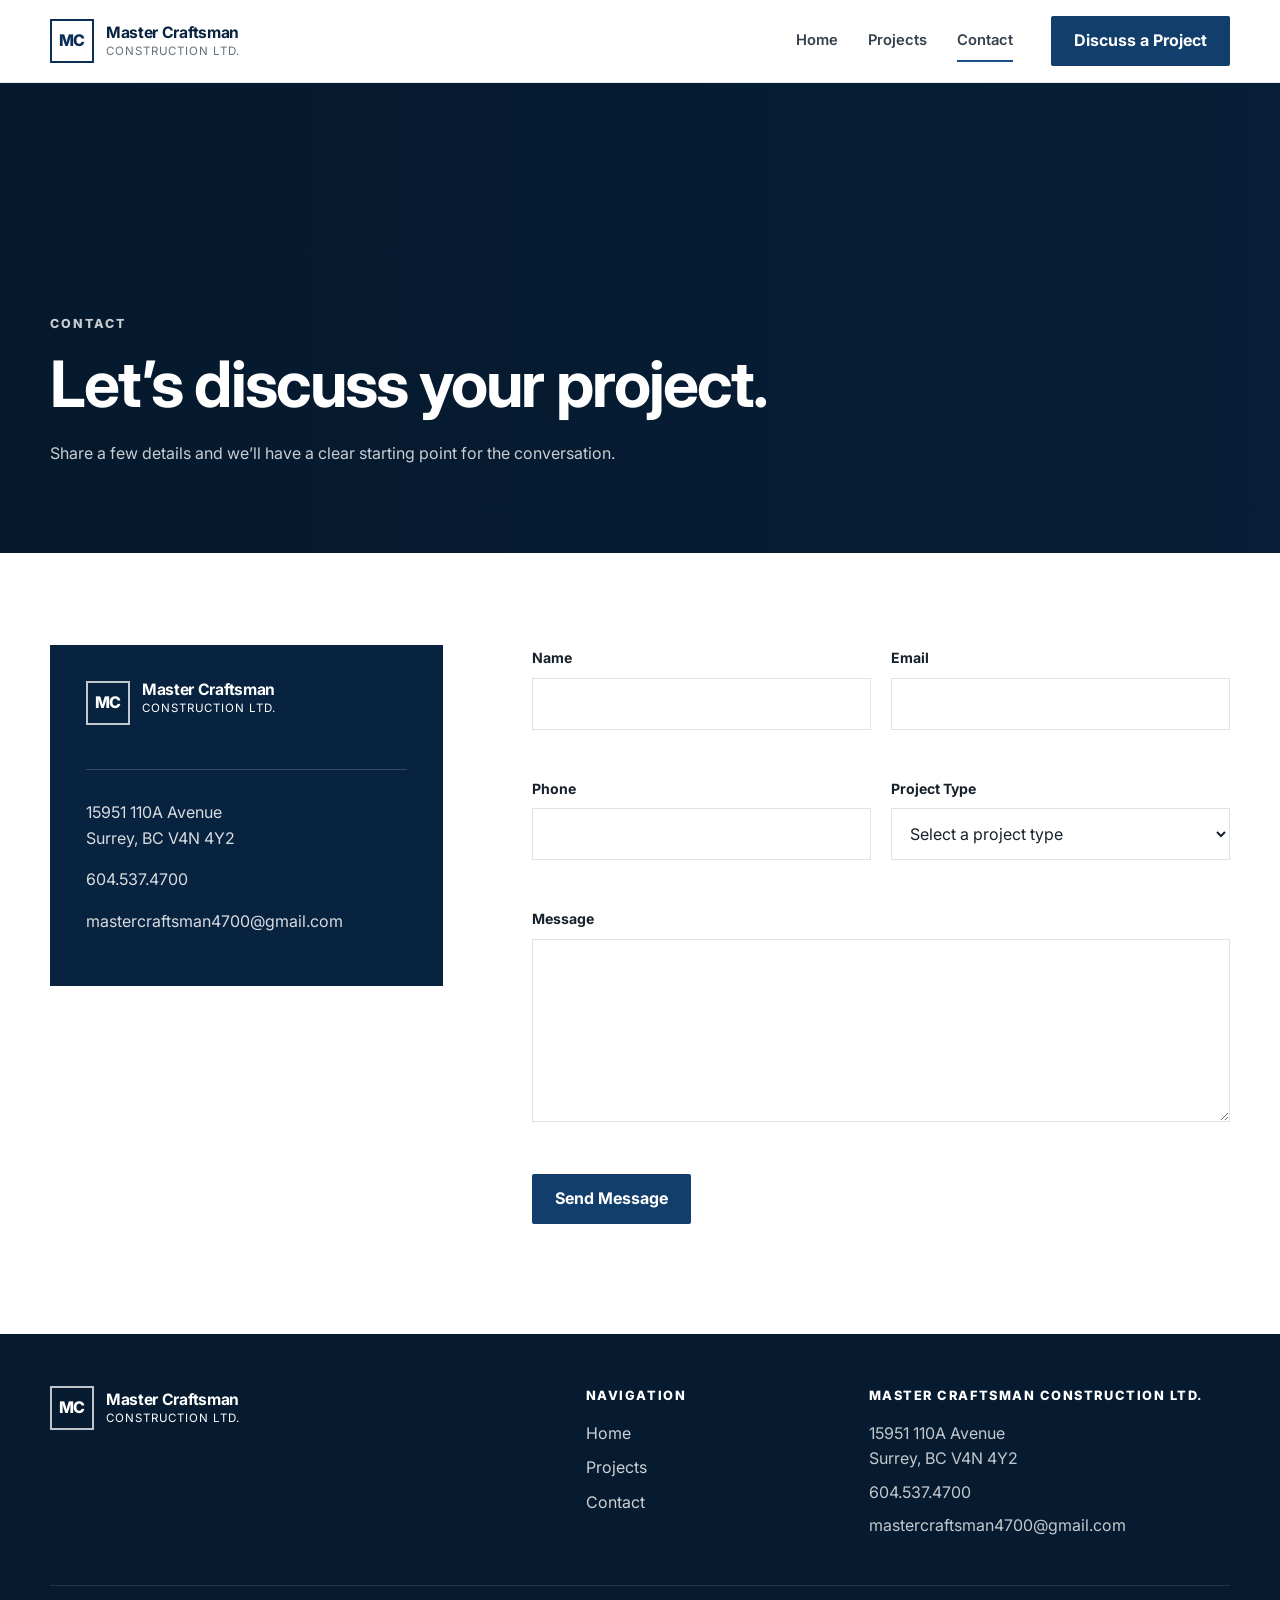
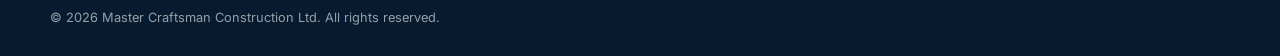
<file: contact.html>
<!DOCTYPE html>
<html lang="en">
<head>
  <meta charset="UTF-8" />
  <meta name="viewport" content="width=device-width, initial-scale=1.0" />
  <meta name="description" content="Contact Master Craftsman Construction Ltd. in Surrey, British Columbia." />
  <title>Contact | Master Craftsman Construction Ltd.</title>
  <link rel="preconnect" href="https://fonts.googleapis.com">
  <link rel="preconnect" href="https://fonts.gstatic.com" crossorigin>
  <link href="https://fonts.googleapis.com/css2?family=Inter:wght@400;500;600;700;800&display=swap" rel="stylesheet">
  <link rel="stylesheet" href="styles.css" />
</head>
<body data-page="contact">
  <div id="site-header"></div>

  <main>
    <section class="page-hero page-hero--contact">
      <div class="container reveal">
        <p class="eyebrow eyebrow--light">Contact</p>
        <h1>Let’s discuss your project.</h1>
        <p>Share a few details and we’ll have a clear starting point for the conversation.</p>
      </div>
    </section>

    <section class="section">
      <div class="container contact-layout">
        <aside class="contact-card reveal">
          <div class="brand brand--stacked">
            <span class="brand__mark" aria-hidden="true">MC</span>
            <span class="brand__text">
              <strong>Master Craftsman</strong>
              <small>Construction Ltd.</small>
            </span>
          </div>

          <div class="contact-card__details">
            <p>15951 110A Avenue<br>Surrey, BC V4N 4Y2</p>
            <p><a href="tel:+16045374700">604.537.4700</a></p>
            <p><a href="mailto:mastercraftsman4700@gmail.com">mastercraftsman4700@gmail.com</a></p>
          </div>
        </aside>

        <div class="contact-form-wrap reveal">
          <form id="contact-form" class="contact-form" novalidate>
            <div class="form-grid">
              <div class="field">
                <label for="name">Name</label>
                <input id="name" name="name" type="text" autocomplete="name" required />
                <small class="error"></small>
              </div>

              <div class="field">
                <label for="email">Email</label>
                <input id="email" name="email" type="email" autocomplete="email" required />
                <small class="error"></small>
              </div>

              <div class="field">
                <label for="phone">Phone</label>
                <input id="phone" name="phone" type="tel" autocomplete="tel" />
                <small class="error"></small>
              </div>

              <div class="field">
                <label for="projectType">Project Type</label>
                <select id="projectType" name="projectType" required>
                  <option value="">Select a project type</option>
                  <option>Residential</option>
                  <option>Multifamily</option>
                  <option>Commercial</option>
                  <option>Other</option>
                </select>
                <small class="error"></small>
              </div>

              <div class="field field--full">
                <label for="message">Message</label>
                <textarea id="message" name="message" rows="6" required></textarea>
                <small class="error"></small>
              </div>
            </div>

            <button class="btn btn--primary" type="submit">Send Message</button>
            <p id="form-status" class="form-status" role="status" aria-live="polite"></p>
          </form>
        </div>
      </div>
    </section>
  </main>

  <div id="site-footer"></div>
  <script src="main.js"></script>
</body>
</html>
</file>
<file: styles.css>
:root {
  --blue-950: #08233f;
  --blue-900: #0b2f56;
  --blue-800: #123e6b;
  --blue-700: #1c4f82;
  --blue-100: #eaf1f7;
  --blue-050: #f5f8fb;
  --white: #ffffff;
  --ink: #17212b;
  --muted: #63707c;
  --line: #dce4eb;
  --shadow: 0 18px 45px rgba(8, 35, 63, 0.12);
  --container: 1180px;
  --radius: 2px;
}

*,
*::before,
*::after { box-sizing: border-box; }

html { scroll-behavior: smooth; }

body {
  margin: 0;
  font-family: "Inter", Arial, sans-serif;
  color: var(--ink);
  background: var(--white);
  line-height: 1.6;
  -webkit-font-smoothing: antialiased;
}

body.modal-open { overflow: hidden; }

img { display: block; max-width: 100%; }

a { color: inherit; text-decoration: none; }

button,
input,
select,
textarea { font: inherit; }

button { cursor: pointer; }

.container {
  width: min(calc(100% - 40px), var(--container));
  margin-inline: auto;
}

.section { padding: 92px 0; }

.section--light { background: var(--blue-050); }

.section--blue {
  color: var(--white);
  background: var(--blue-950);
}

.eyebrow {
  margin: 0 0 14px;
  color: var(--blue-700);
  font-size: 0.78rem;
  font-weight: 800;
  letter-spacing: 0.16em;
  text-transform: uppercase;
}

.eyebrow--light { color: #b8d3ea; }

h1, h2, h3, p { margin-top: 0; }

h1, h2, h3 {
  line-height: 1.14;
  letter-spacing: -0.03em;
}

h1 { font-size: clamp(2.75rem, 6vw, 5.6rem); }

h2 { font-size: clamp(2rem, 4vw, 3.5rem); margin-bottom: 22px; }

h3 { font-size: 1.22rem; }

p { color: var(--muted); }

.section--blue p,
.page-hero p,
.cta-band p { color: rgba(255,255,255,.78); }

.site-header {
  position: sticky;
  top: 0;
  z-index: 1000;
  background: rgba(255,255,255,.96);
  border-bottom: 1px solid rgba(220,228,235,.75);
  backdrop-filter: blur(14px);
}

.site-header__inner {
  min-height: 82px;
  display: flex;
  align-items: center;
  justify-content: space-between;
  gap: 28px;
}

.brand {
  display: inline-flex;
  align-items: center;
  gap: 12px;
  min-width: 0;
}

.brand__mark {
  width: 44px;
  height: 44px;
  display: grid;
  place-items: center;
  flex: 0 0 auto;
  border: 2px solid var(--blue-900);
  color: var(--blue-900);
  font-weight: 800;
  letter-spacing: -0.06em;
}

.brand__text {
  display: flex;
  flex-direction: column;
  line-height: 1.1;
}

.brand__text strong {
  color: var(--blue-950);
  font-size: .98rem;
  letter-spacing: -0.02em;
}

.brand__text small {
  margin-top: 4px;
  color: var(--muted);
  font-size: .72rem;
  letter-spacing: .08em;
  text-transform: uppercase;
}

.nav {
  display: flex;
  align-items: center;
  gap: 30px;
}

.nav__link {
  position: relative;
  color: #34414d;
  font-size: .92rem;
  font-weight: 600;
}

.nav__link::after {
  content: "";
  position: absolute;
  left: 0;
  bottom: -9px;
  width: 100%;
  height: 2px;
  background: var(--blue-700);
  transform: scaleX(0);
  transform-origin: left;
  transition: transform .2s ease;
}

.nav__link:hover::after,
.nav__link.active::after { transform: scaleX(1); }

.header-cta { margin-left: 8px; }

.menu-toggle {
  display: none;
  width: 44px;
  height: 44px;
  border: 0;
  background: transparent;
  padding: 10px;
}

.menu-toggle span {
  display: block;
  width: 24px;
  height: 2px;
  margin: 5px auto;
  background: var(--blue-950);
  transition: .2s ease;
}

.btn {
  display: inline-flex;
  align-items: center;
  justify-content: center;
  min-height: 50px;
  padding: 0 22px;
  border: 1px solid transparent;
  border-radius: var(--radius);
  font-weight: 700;
  transition: transform .2s ease, background .2s ease, color .2s ease, border-color .2s ease;
}

.btn:hover { transform: translateY(-2px); }

.btn--primary {
  color: var(--white);
  background: var(--blue-800);
}

.btn--primary:hover { background: var(--blue-950); }

.btn--ghost {
  color: var(--white);
  border-color: rgba(255,255,255,.55);
  background: rgba(255,255,255,.05);
}

.btn--ghost:hover { background: rgba(255,255,255,.13); }

.btn--white {
  color: var(--blue-950);
  background: var(--white);
}

.hero {
  position: relative;
  min-height: calc(100vh - 82px);
  display: grid;
  align-items: end;
  overflow: hidden;
  background: var(--blue-950);
}

.hero__media {
  position: absolute;
  inset: 0;
  background:
    url("https://images.unsplash.com/photo-1486406146926-c627a92ad1ab?auto=format&fit=crop&w=2200&q=88")
    center 48% / cover no-repeat;
  transform: scale(1.02);
}

.hero__overlay {
  position: absolute;
  inset: 0;
  background:
    linear-gradient(90deg, rgba(5,24,43,.88) 0%, rgba(5,24,43,.66) 46%, rgba(5,24,43,.2) 100%),
    linear-gradient(0deg, rgba(5,24,43,.45), transparent 45%);
}

.hero__content {
  position: relative;
  z-index: 2;
  padding: 110px 0 95px;
  color: var(--white);
}

.hero h1 {
  max-width: 950px;
  margin-bottom: 24px;
}

.hero__text {
  max-width: 700px;
  margin-bottom: 32px;
  color: rgba(255,255,255,.82);
  font-size: 1.08rem;
}

.hero__actions {
  display: flex;
  flex-wrap: wrap;
  gap: 12px;
}

.split {
  display: grid;
  grid-template-columns: .9fr 1.1fr;
  gap: clamp(40px, 7vw, 100px);
  align-items: start;
}

.split--about p { font-size: 1.02rem; }

.section-heading {
  max-width: 720px;
  margin-bottom: 42px;
}

.section-heading--light { color: var(--white); }

.section-heading--row {
  max-width: none;
  display: flex;
  align-items: end;
  justify-content: space-between;
  gap: 24px;
}

.text-link {
  color: var(--blue-800);
  font-weight: 700;
  white-space: nowrap;
}

.text-link span {
  display: inline-block;
  transition: transform .2s ease;
}

.text-link:hover span { transform: translateX(4px); }

.feature-grid {
  display: grid;
  grid-template-columns: repeat(4, 1fr);
  border-top: 1px solid var(--line);
  border-left: 1px solid var(--line);
}

.feature-item {
  min-height: 230px;
  padding: 30px 28px;
  border-right: 1px solid var(--line);
  border-bottom: 1px solid var(--line);
}

.feature-number {
  display: inline-block;
  margin-bottom: 42px;
  color: var(--blue-700);
  font-size: .78rem;
  font-weight: 800;
  letter-spacing: .12em;
}

.feature-item p { margin-bottom: 0; font-size: .92rem; }

.service-grid {
  display: grid;
  grid-template-columns: repeat(4, 1fr);
  border-top: 1px solid rgba(255,255,255,.14);
  border-left: 1px solid rgba(255,255,255,.14);
}

.service-item {
  min-height: 175px;
  padding: 26px;
  border-right: 1px solid rgba(255,255,255,.14);
  border-bottom: 1px solid rgba(255,255,255,.14);
}

.service-item h3 {
  margin: 0;
  color: var(--white);
  font-size: 1.04rem;
}

.service-item span {
  display: block;
  margin-bottom: 34px;
  color: #93bde0;
  font-size: .74rem;
  font-weight: 800;
  letter-spacing: .12em;
}

.category-grid {
  display: grid;
  grid-template-columns: repeat(3, 1fr);
  gap: 20px;
}

.category-card {
  position: relative;
  min-height: 470px;
  overflow: hidden;
  background: var(--blue-950);
  color: var(--white);
}

.category-card__image {
  position: absolute;
  inset: 0;
  background-position: center;
  background-size: cover;
  transition: transform .5s ease;
}

.category-card::after {
  content: "";
  position: absolute;
  inset: 0;
  background: linear-gradient(0deg, rgba(5,24,43,.84) 0%, rgba(5,24,43,.12) 62%);
  transition: background .3s ease;
}

.category-card__content {
  position: absolute;
  inset: auto 0 0;
  z-index: 2;
  padding: 30px;
}

.category-card h3 {
  margin-bottom: 8px;
  font-size: 1.75rem;
}

.category-card p { margin-bottom: 14px; color: rgba(255,255,255,.78); }

.category-card__link {
  display: inline-flex;
  gap: 10px;
  align-items: center;
  font-size: .9rem;
  font-weight: 700;
}

.category-card:hover .category-card__image { transform: scale(1.055); }
.category-card:hover::after { background: linear-gradient(0deg, rgba(5,24,43,.9) 0%, rgba(5,24,43,.2) 70%); }
.category-card:hover .category-card__link span { transform: translateX(4px); }

.project-grid {
  display: grid;
  grid-template-columns: repeat(3, 1fr);
  gap: 28px 20px;
}

.project-grid--home { grid-template-columns: repeat(3, 1fr); }

.project-card {
  overflow: hidden;
  background: var(--white);
  border-bottom: 1px solid var(--line);
}

.project-card__image-wrap {
  position: relative;
  aspect-ratio: 4 / 3;
  overflow: hidden;
  background: #dfe7ee;
}

.project-card__image {
  width: 100%;
  height: 100%;
  object-fit: cover;
  transition: transform .45s ease;
}

.project-card__overlay {
  position: absolute;
  inset: 0;
  display: grid;
  place-items: center;
  color: var(--white);
  font-weight: 700;
  background: rgba(6,31,54,.58);
  opacity: 0;
  transition: opacity .25s ease;
}

.project-card__body { padding: 18px 0 22px; }

.project-card__category {
  margin-bottom: 7px;
  color: var(--blue-700);
  font-size: .73rem;
  font-weight: 800;
  letter-spacing: .12em;
  text-transform: uppercase;
}

.project-card h3 { margin-bottom: 7px; }
.project-card p { margin-bottom: 0; font-size: .9rem; }

.project-card[data-clickable="true"] { cursor: pointer; }

.project-card:hover .project-card__image { transform: scale(1.05); }
.project-card:hover .project-card__overlay { opacity: 1; }

.qualification-wrap {
  display: grid;
  grid-template-columns: 1fr 1.1fr;
  gap: clamp(45px, 8vw, 110px);
}

.qualification-list {
  border-top: 1px solid var(--line);
}

.qualification-item {
  display: grid;
  grid-template-columns: 40px 1fr;
  gap: 12px;
  padding: 18px 0;
  border-bottom: 1px solid var(--line);
}

.qualification-item span {
  color: var(--blue-700);
  font-weight: 800;
}

.qualification-item p {
  margin: 0;
  color: var(--ink);
  font-weight: 600;
}

.cta-band {
  padding: 72px 0;
  color: var(--white);
  background: var(--blue-800);
}

.cta-band__inner {
  display: flex;
  align-items: center;
  justify-content: space-between;
  gap: 36px;
}

.cta-band h2 { margin-bottom: 10px; }

.page-hero {
  min-height: 470px;
  display: flex;
  align-items: end;
  padding: 90px 0 70px;
  color: var(--white);
  background-color: var(--blue-950);
  background-position: center;
  background-size: cover;
  position: relative;
}

.page-hero::before {
  content: "";
  position: absolute;
  inset: 0;
  background: linear-gradient(90deg, rgba(5,24,43,.9), rgba(5,24,43,.45));
}

.page-hero > .container { position: relative; z-index: 1; }

.page-hero h1 {
  max-width: 880px;
  margin-bottom: 20px;
  font-size: clamp(2.6rem, 5vw, 4.8rem);
}

.page-hero p { max-width: 700px; }

.page-hero--projects {
  background-image: url("https://images.unsplash.com/photo-1541976590-713941681591?auto=format&fit=crop&w=2200&q=88");
}

.page-hero--contact {
  background-image: url("https://images.unsplash.com/photo-1503387762-592deb58ef4e?auto=format&fit=crop&w=2200&q=88");
}

.filters {
  display: flex;
  flex-wrap: wrap;
  gap: 10px;
  margin-bottom: 40px;
}

.filter-btn {
  min-height: 42px;
  padding: 0 18px;
  color: var(--blue-900);
  background: var(--white);
  border: 1px solid var(--line);
  font-weight: 700;
}

.filter-btn:hover,
.filter-btn.active {
  color: var(--white);
  background: var(--blue-800);
  border-color: var(--blue-800);
}

.contact-layout {
  display: grid;
  grid-template-columns: .72fr 1.28fr;
  gap: clamp(36px, 7vw, 90px);
  align-items: start;
}

.contact-card {
  padding: 36px;
  color: var(--white);
  background: var(--blue-950);
  position: sticky;
  top: 112px;
}

.brand--stacked {
  align-items: flex-start;
}

.contact-card .brand__mark {
  color: var(--white);
  border-color: rgba(255,255,255,.75);
}

.contact-card .brand__text strong,
.contact-card .brand__text small { color: var(--white); }

.contact-card__details {
  margin-top: 44px;
  padding-top: 30px;
  border-top: 1px solid rgba(255,255,255,.18);
}

.contact-card__details p,
.contact-card__details a { color: rgba(255,255,255,.84); }

.contact-form {
  padding-top: 2px;
}

.form-grid {
  display: grid;
  grid-template-columns: 1fr 1fr;
  gap: 24px 20px;
  margin-bottom: 28px;
}

.field {
  display: flex;
  flex-direction: column;
  gap: 8px;
}

.field--full { grid-column: 1 / -1; }

.field label {
  color: var(--ink);
  font-size: .88rem;
  font-weight: 700;
}

.field input,
.field select,
.field textarea {
  width: 100%;
  border: 1px solid var(--line);
  border-radius: 0;
  background: var(--white);
  color: var(--ink);
  outline: none;
  transition: border-color .2s ease, box-shadow .2s ease;
}

.field input,
.field select { height: 52px; padding: 0 14px; }

.field textarea { padding: 14px; resize: vertical; }

.field input:focus,
.field select:focus,
.field textarea:focus {
  border-color: var(--blue-700);
  box-shadow: 0 0 0 3px rgba(28,79,130,.09);
}

.field.invalid input,
.field.invalid select,
.field.invalid textarea { border-color: #a83232; }

.error {
  min-height: 16px;
  color: #a83232;
  font-size: .78rem;
}

.form-status {
  margin: 18px 0 0;
  font-weight: 600;
}

.form-status.success { color: #1f6b44; }
.form-status.failure { color: #a83232; }

.modal {
  position: fixed;
  inset: 0;
  z-index: 2000;
  display: none;
}

.modal.active { display: block; }

.modal__backdrop {
  position: absolute;
  inset: 0;
  background: rgba(3,16,29,.78);
}

.modal__dialog {
  position: relative;
  z-index: 1;
  width: min(calc(100% - 36px), 980px);
  max-height: calc(100vh - 48px);
  margin: 24px auto;
  overflow: auto;
  background: var(--white);
  box-shadow: var(--shadow);
}

.modal__close {
  position: absolute;
  top: 14px;
  right: 14px;
  z-index: 3;
  width: 42px;
  height: 42px;
  border: 0;
  color: var(--white);
  background: rgba(5,24,43,.82);
  font-size: 1.8rem;
  line-height: 1;
}

.modal__image-wrap {
  position: relative;
  aspect-ratio: 16 / 9;
  background: #d8e0e7;
}

.modal__image {
  width: 100%;
  height: 100%;
  object-fit: cover;
}

.gallery-btn {
  position: absolute;
  top: 50%;
  width: 44px;
  height: 54px;
  transform: translateY(-50%);
  border: 0;
  color: var(--white);
  background: rgba(5,24,43,.72);
  font-size: 2rem;
}

.gallery-btn--prev { left: 14px; }
.gallery-btn--next { right: 14px; }

.modal__content { padding: 34px; }

.modal__location {
  margin-bottom: 20px;
  color: var(--muted);
  font-weight: 600;
}

.modal__meta {
  display: grid;
  grid-template-columns: repeat(3, 1fr);
  gap: 1px;
  margin: 0 0 26px;
  background: var(--line);
  border: 1px solid var(--line);
}

.meta-item {
  padding: 16px;
  background: var(--white);
}

.meta-item span {
  display: block;
  margin-bottom: 4px;
  color: var(--muted);
  font-size: .72rem;
  font-weight: 700;
  text-transform: uppercase;
  letter-spacing: .08em;
}

.meta-item strong { font-size: .9rem; }

.site-footer {
  padding: 52px 0 28px;
  color: rgba(255,255,255,.8);
  background: #061b30;
}

.footer-grid {
  display: grid;
  grid-template-columns: 1.35fr .65fr 1fr;
  gap: 48px;
  align-items: start;
}

.site-footer .brand__mark {
  color: var(--white);
  border-color: rgba(255,255,255,.74);
}

.site-footer .brand__text strong,
.site-footer .brand__text small { color: var(--white); }

.footer-title {
  margin-bottom: 14px;
  color: var(--white);
  font-size: .8rem;
  font-weight: 800;
  letter-spacing: .12em;
  text-transform: uppercase;
}

.footer-links {
  display: grid;
  gap: 9px;
}

.footer-links a:hover { color: var(--white); }

.footer-contact p,
.footer-contact a {
  margin-bottom: 8px;
  color: rgba(255,255,255,.76);
}

.footer-bottom {
  margin-top: 38px;
  padding-top: 22px;
  border-top: 1px solid rgba(255,255,255,.12);
  color: rgba(255,255,255,.58);
  font-size: .8rem;
}

.reveal {
  opacity: 0;
  transform: translateY(18px);
  transition: opacity .55s ease, transform .55s ease;
}

.reveal.is-visible {
  opacity: 1;
  transform: none;
}

@media (prefers-reduced-motion: reduce) {
  html { scroll-behavior: auto; }
  *, *::before, *::after {
    animation-duration: .01ms !important;
    animation-iteration-count: 1 !important;
    transition-duration: .01ms !important;
  }
  .reveal { opacity: 1; transform: none; }
}

@media (max-width: 1050px) {
  .feature-grid,
  .service-grid { grid-template-columns: repeat(2, 1fr); }

  .project-grid { grid-template-columns: repeat(2, 1fr); }

  .project-grid--home { grid-template-columns: repeat(2, 1fr); }

  .category-card { min-height: 410px; }

  .header-cta { display: none; }
}

@media (max-width: 820px) {
  .section { padding: 72px 0; }

  .site-header__inner { min-height: 72px; }

  .menu-toggle { display: block; }

  .nav {
    position: absolute;
    top: 72px;
    left: 0;
    right: 0;
    display: none;
    flex-direction: column;
    align-items: stretch;
    gap: 0;
    padding: 14px 20px 24px;
    background: var(--white);
    border-bottom: 1px solid var(--line);
    box-shadow: 0 14px 28px rgba(8,35,63,.08);
  }

  .nav.open { display: flex; }

  .nav__link {
    padding: 14px 4px;
    border-bottom: 1px solid var(--line);
  }

  .nav__link::after { display: none; }

  .hero { min-height: 760px; }

  .hero__content { padding: 110px 0 70px; }

  .split,
  .qualification-wrap,
  .contact-layout { grid-template-columns: 1fr; }

  .category-grid { grid-template-columns: 1fr; }

  .category-card { min-height: 390px; }

  .contact-card { position: static; }

  .footer-grid { grid-template-columns: 1fr 1fr; }

  .footer-grid > :first-child { grid-column: 1 / -1; }

  .cta-band__inner {
    align-items: flex-start;
    flex-direction: column;
  }

  .modal__meta { grid-template-columns: 1fr 1fr; }
}

@media (max-width: 600px) {
  .container { width: min(calc(100% - 28px), var(--container)); }

  .section { padding: 58px 0; }

  .brand__text strong { font-size: .86rem; }
  .brand__text small { font-size: .65rem; }
  .brand__mark { width: 40px; height: 40px; }

  h1 { font-size: clamp(2.45rem, 12vw, 4rem); }
  h2 { font-size: clamp(1.9rem, 8vw, 2.7rem); }

  .hero {
    min-height: 700px;
    align-items: end;
  }

  .hero__overlay {
    background:
      linear-gradient(0deg, rgba(5,24,43,.92) 0%, rgba(5,24,43,.55) 68%, rgba(5,24,43,.35) 100%);
  }

  .hero__content { padding: 100px 0 58px; }

  .hero__actions { flex-direction: column; align-items: stretch; }

  .feature-grid,
  .service-grid,
  .project-grid,
  .project-grid--home,
  .form-grid,
  .footer-grid { grid-template-columns: 1fr; }

  .footer-grid > :first-child { grid-column: auto; }

  .feature-item { min-height: auto; }
  .feature-number { margin-bottom: 24px; }

  .section-heading--row {
    align-items: flex-start;
    flex-direction: column;
  }

  .category-card { min-height: 360px; }

  .filters {
    display: grid;
    grid-template-columns: 1fr 1fr;
  }

  .filter-btn { width: 100%; }

  .page-hero { min-height: 430px; padding-bottom: 54px; }

  .modal__dialog {
    width: 100%;
    max-height: 100vh;
    min-height: 100vh;
    margin: 0;
  }

  .modal__image-wrap { aspect-ratio: 4 / 3; }
  .modal__content { padding: 26px 18px; }
  .modal__meta { grid-template-columns: 1fr; }

  .contact-card { padding: 28px 22px; }
}
</file>
